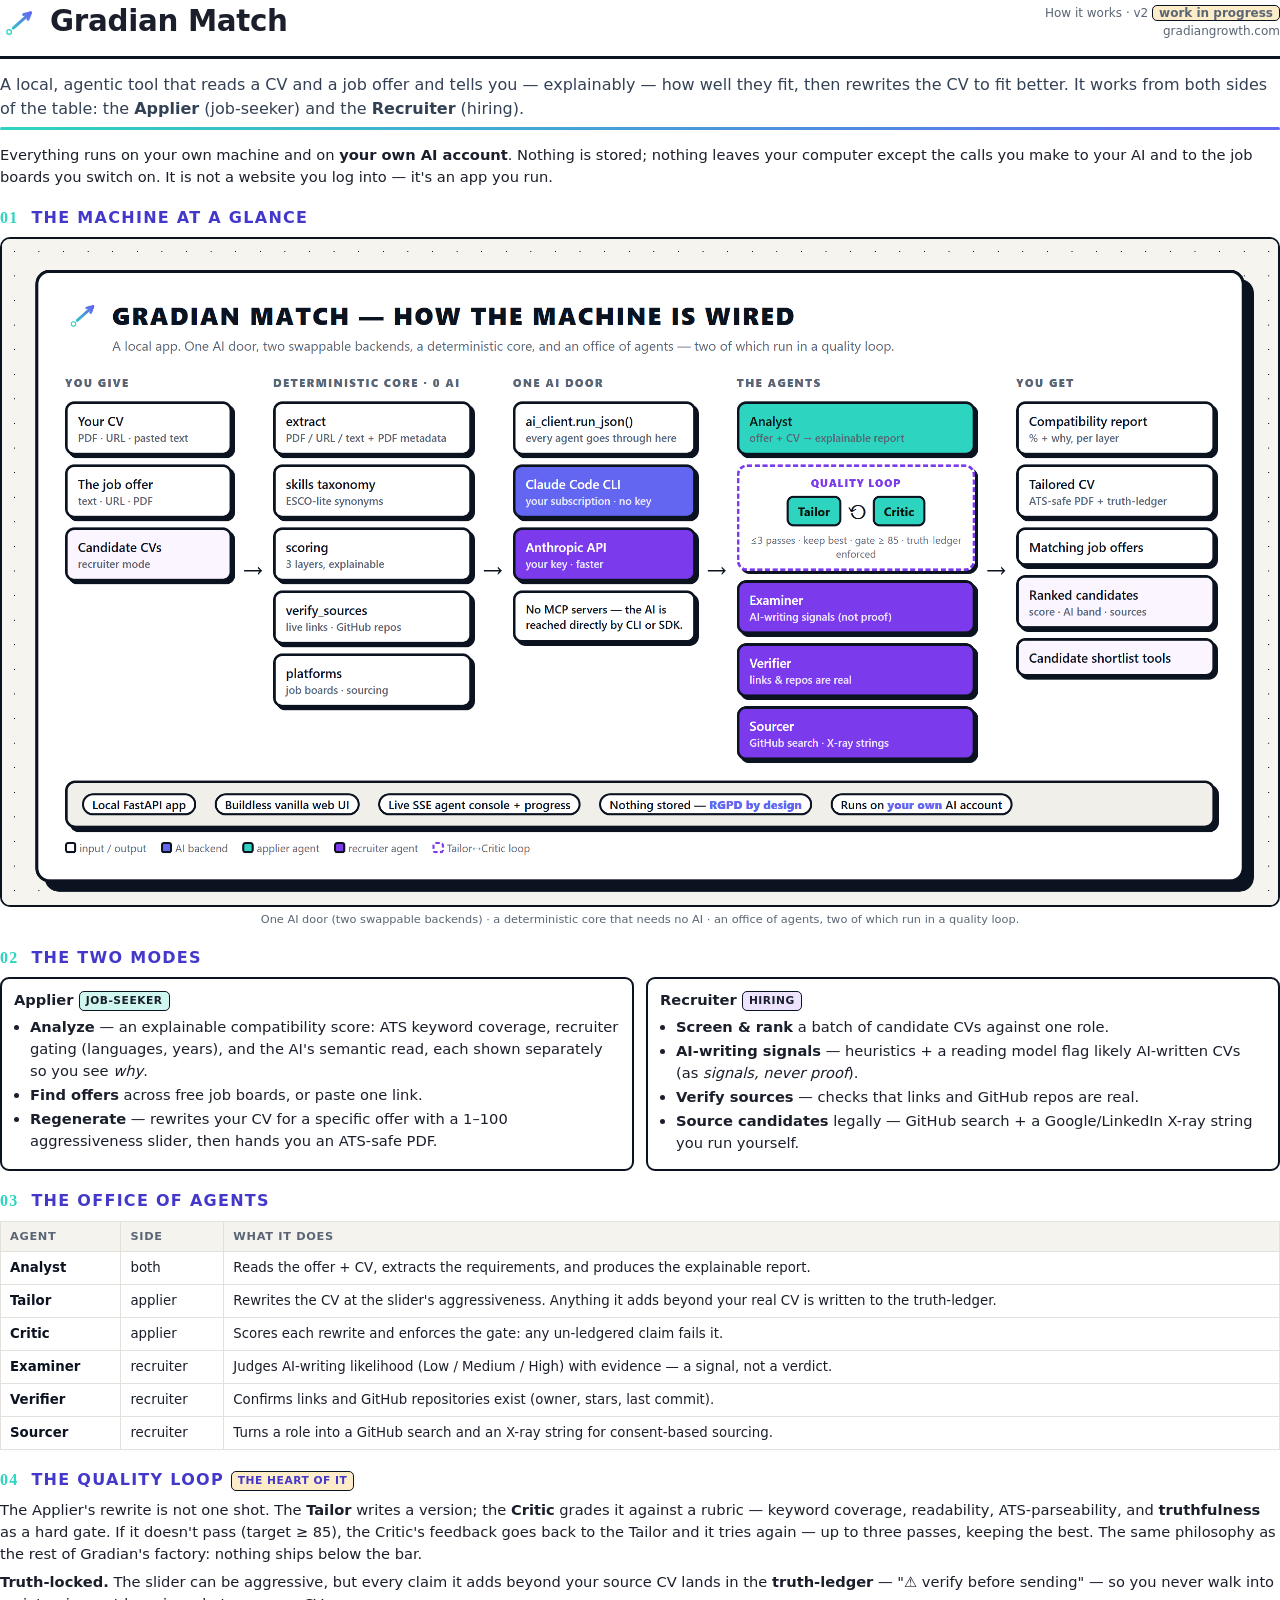
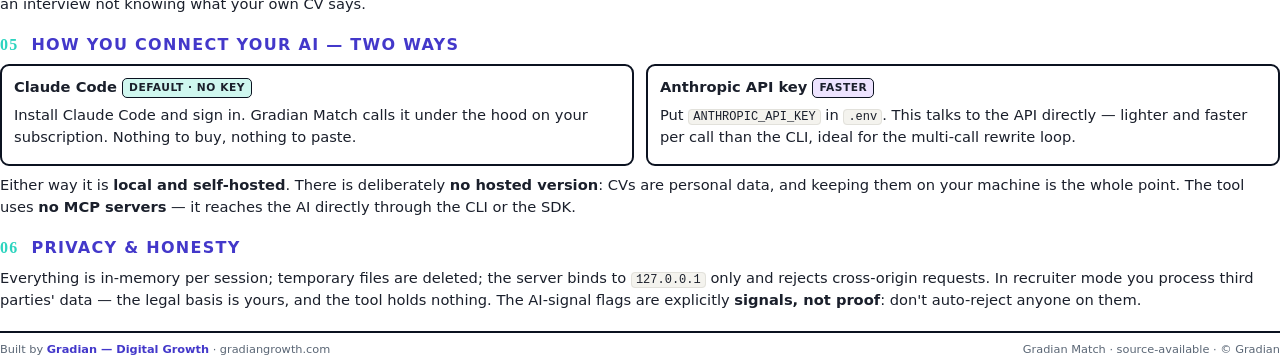
<file: docs/how-it-works.html>
<!doctype html><html lang="en"><head><meta charset="utf-8"><style>
  :root{--ink:#0B1220;--indigo:#4338CA;--indigob:#6366F1;--teal:#0F766E;--tealb:#2DD4BF;--violet:#7C3AED;--amber:#B45309;--muted:#5A6675;--line:#E2E1DB}
  @page{size:A4;margin:15mm 16mm}
  *{box-sizing:border-box;margin:0}
  body{font-family:"Segoe UI",system-ui,Arial,sans-serif;color:#1a1f2b;font-size:11pt;line-height:1.5;-webkit-print-color-adjust:exact;print-color-adjust:exact}
  .head{display:flex;align-items:center;gap:12px;border-bottom:3px solid var(--ink);padding-bottom:12px}
  .head svg{width:38px;height:38px}
  .head h1{font-size:22pt;letter-spacing:-.01em}
  .head .k{margin-left:auto;font-size:9pt;color:var(--muted);text-align:right}
  .lead{font-size:12pt;color:#334155;margin:14px 0 4px}
  .rule{height:3px;background:linear-gradient(90deg,var(--tealb),var(--indigob));border-radius:2px;margin:6px 0 14px}
  h2{font-size:12pt;text-transform:uppercase;letter-spacing:.08em;color:var(--indigo);margin:18px 0 7px}
  h2 .n{font-family:"Segoe UI";color:var(--tealb);margin-right:6px}
  p{margin:6px 0}
  .diagram{width:100%;border:2.5px solid var(--ink);border-radius:10px;margin:6px 0 4px;display:block}
  .cap{font-size:8.5pt;color:var(--muted);text-align:center;margin-bottom:6px}
  table{width:100%;border-collapse:collapse;margin:8px 0;font-size:10pt}
  th,td{border:1.5px solid var(--line);padding:6px 9px;text-align:left;vertical-align:top}
  th{background:#F4F3EE;text-transform:uppercase;font-size:8.5pt;letter-spacing:.06em;color:var(--muted)}
  td b{color:var(--ink)}
  .two{display:grid;grid-template-columns:1fr 1fr;gap:12px;margin-top:6px}
  .card{border:2px solid var(--ink);border-radius:9px;padding:10px 12px}
  .card h3{font-size:11pt;margin-bottom:3px}
  .pill{display:inline-block;font-size:8pt;font-weight:700;text-transform:uppercase;letter-spacing:.05em;border:1.5px solid var(--ink);border-radius:5px;padding:1px 6px;vertical-align:1px}
  .teal{background:#CFF7EF}.viol{background:#EDE3FF}.amber{background:#FDECC8}
  ul{margin:5px 0 5px 16px;padding:0}li{margin:2px 0}
  .foot{border-top:2px solid var(--ink);margin-top:20px;padding-top:8px;font-size:8.5pt;color:var(--muted);display:flex;justify-content:space-between}
  .foot b{color:var(--indigo)}
  code{font-family:"Consolas",monospace;font-size:9pt;background:#F4F3EE;border:1px solid var(--line);border-radius:4px;padding:0 4px}
  .wip{background:#FDECC8;border:1.5px solid var(--ink);border-radius:5px;padding:0 6px;font-weight:700}
</style></head><body>
  <div class="head">
    <svg viewBox="0 0 100 100"><defs><linearGradient id="g" gradientUnits="userSpaceOnUse" x1="24" y1="76" x2="80" y2="26"><stop offset="0" stop-color="#2DD4BF"/><stop offset="1" stop-color="#6366F1"/></linearGradient></defs><circle cx="24" cy="76" r="6.2" fill="none" stroke="url(#g)" stroke-width="3.4"/><g fill="none" stroke="url(#g)" stroke-width="8" stroke-linecap="round" stroke-linejoin="round"><line x1="35" y1="66" x2="80" y2="26"/><path d="M62.5 30.3 L80 26 L73.7 42.9"/></g></svg>
    <h1>Gradian Match</h1>
    <div class="k">How it works · v2 <span class="wip">work in progress</span><br>gradiangrowth.com</div>
  </div>

  <p class="lead">A local, agentic tool that reads a CV and a job offer and tells you — explainably — how well they fit, then rewrites the CV to fit better. It works from both sides of the table: the <b>Applier</b> (job-seeker) and the <b>Recruiter</b> (hiring).</p>
  <div class="rule"></div>
  <p>Everything runs on your own machine and on <b>your own AI account</b>. Nothing is stored; nothing leaves your computer except the calls you make to your AI and to the job boards you switch on. It is not a website you log into — it's an app you run.</p>

  <h2><span class="n">01</span> The machine at a glance</h2>
  <img class="diagram" src="system-map.png" alt="Gradian Match system map">
  <div class="cap">One AI door (two swappable backends) · a deterministic core that needs no AI · an office of agents, two of which run in a quality loop.</div>

  <h2><span class="n">02</span> The two modes</h2>
  <div class="two">
    <div class="card"><h3>Applier <span class="pill teal">job-seeker</span></h3>
      <ul><li><b>Analyze</b> — an explainable compatibility score: ATS keyword coverage, recruiter gating (languages, years), and the AI's semantic read, each shown separately so you see <i>why</i>.</li>
      <li><b>Find offers</b> across free job boards, or paste one link.</li>
      <li><b>Regenerate</b> — rewrites your CV for a specific offer with a 1–100 aggressiveness slider, then hands you an ATS-safe PDF.</li></ul></div>
    <div class="card"><h3>Recruiter <span class="pill viol">hiring</span></h3>
      <ul><li><b>Screen &amp; rank</b> a batch of candidate CVs against one role.</li>
      <li><b>AI-writing signals</b> — heuristics + a reading model flag likely AI-written CVs (as <i>signals, never proof</i>).</li>
      <li><b>Verify sources</b> — checks that links and GitHub repos are real.</li>
      <li><b>Source candidates</b> legally — GitHub search + a Google/LinkedIn X-ray string you run yourself.</li></ul></div>
  </div>

  <h2><span class="n">03</span> The office of agents</h2>
  <table>
    <tr><th>Agent</th><th>Side</th><th>What it does</th></tr>
    <tr><td><b>Analyst</b></td><td>both</td><td>Reads the offer + CV, extracts the requirements, and produces the explainable report.</td></tr>
    <tr><td><b>Tailor</b></td><td>applier</td><td>Rewrites the CV at the slider's aggressiveness. Anything it adds beyond your real CV is written to the truth-ledger.</td></tr>
    <tr><td><b>Critic</b></td><td>applier</td><td>Scores each rewrite and enforces the gate: any un-ledgered claim fails it.</td></tr>
    <tr><td><b>Examiner</b></td><td>recruiter</td><td>Judges AI-writing likelihood (Low / Medium / High) with evidence — a signal, not a verdict.</td></tr>
    <tr><td><b>Verifier</b></td><td>recruiter</td><td>Confirms links and GitHub repositories exist (owner, stars, last commit).</td></tr>
    <tr><td><b>Sourcer</b></td><td>recruiter</td><td>Turns a role into a GitHub search and an X-ray string for consent-based sourcing.</td></tr>
  </table>

  <h2><span class="n">04</span> The quality loop <span class="pill amber">the heart of it</span></h2>
  <p>The Applier's rewrite is not one shot. The <b>Tailor</b> writes a version; the <b>Critic</b> grades it against a rubric — keyword coverage, readability, ATS-parseability, and <b>truthfulness</b> as a hard gate. If it doesn't pass (target ≥ 85), the Critic's feedback goes back to the Tailor and it tries again — up to three passes, keeping the best. The same philosophy as the rest of Gradian's factory: nothing ships below the bar.</p>
  <p><b>Truth-locked.</b> The slider can be aggressive, but every claim it adds beyond your source CV lands in the <b>truth-ledger</b> — "⚠ verify before sending" — so you never walk into an interview not knowing what your own CV says.</p>

  <h2><span class="n">05</span> How you connect your AI — two ways</h2>
  <div class="two">
    <div class="card"><h3>Claude Code <span class="pill teal">default · no key</span></h3>
      <p>Install Claude Code and sign in. Gradian Match calls it under the hood on your subscription. Nothing to buy, nothing to paste.</p></div>
    <div class="card"><h3>Anthropic API key <span class="pill viol">faster</span></h3>
      <p>Put <code>ANTHROPIC_API_KEY</code> in <code>.env</code>. This talks to the API directly — lighter and faster per call than the CLI, ideal for the multi-call rewrite loop.</p></div>
  </div>
  <p style="margin-top:8px">Either way it is <b>local and self-hosted</b>. There is deliberately <b>no hosted version</b>: CVs are personal data, and keeping them on your machine is the whole point. The tool uses <b>no MCP servers</b> — it reaches the AI directly through the CLI or the SDK.</p>

  <h2><span class="n">06</span> Privacy &amp; honesty</h2>
  <p>Everything is in-memory per session; temporary files are deleted; the server binds to <code>127.0.0.1</code> only and rejects cross-origin requests. In recruiter mode you process third parties' data — the legal basis is yours, and the tool holds nothing. The AI-signal flags are explicitly <b>signals, not proof</b>: don't auto-reject anyone on them.</p>

  <div class="foot"><span>Built by <b>Gradian — Digital Growth</b> · gradiangrowth.com</span><span>Gradian Match · source-available · © Gradian</span></div>
</body></html>
</file>
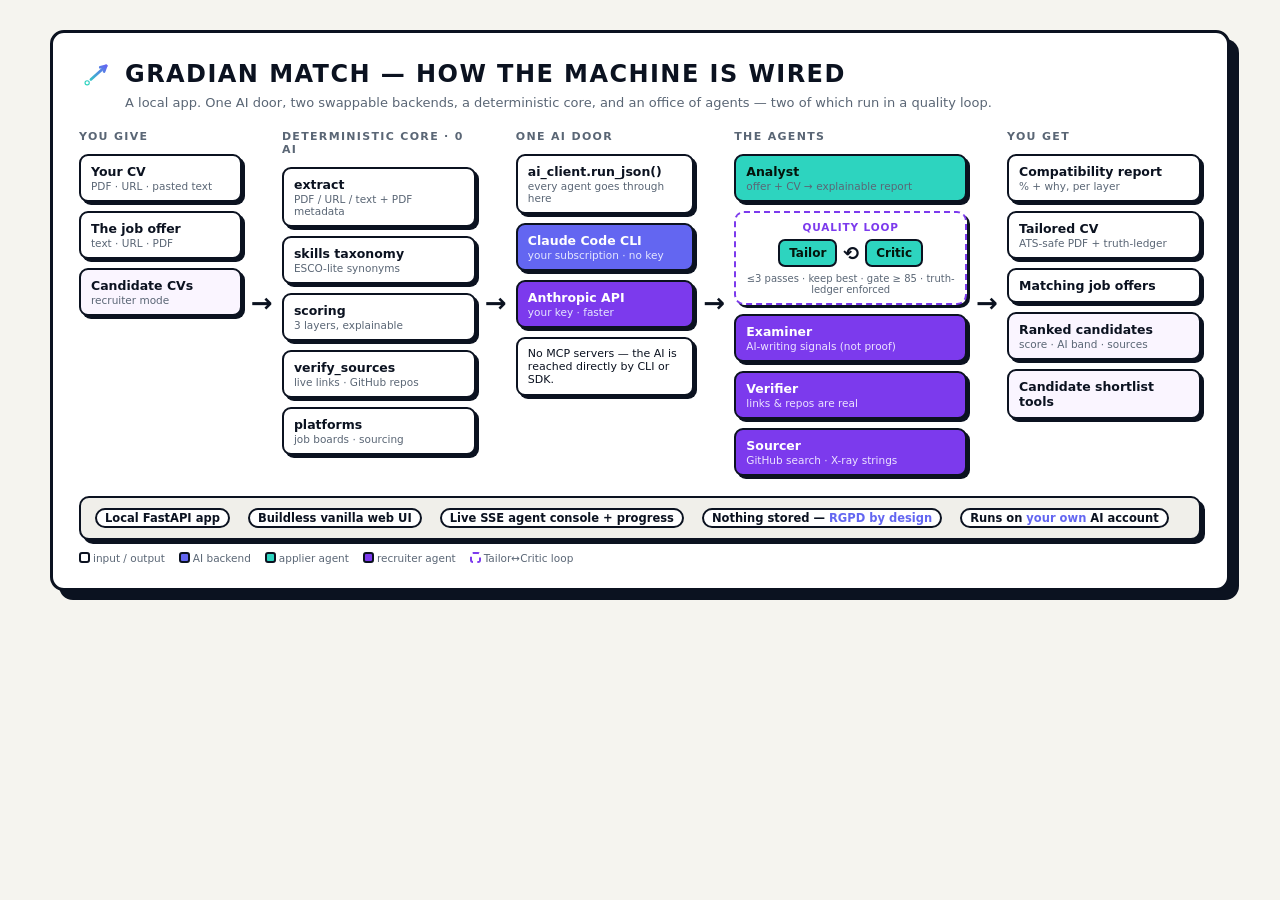
<file: docs/system-map.html>
<!doctype html><html lang="en"><head><meta charset="utf-8"><style>
  :root{--ink:#0B1220;--paper:#F5F4EF;--panel:#fff;--panel2:#F0EFEA;--indigo:#6366F1;--teal:#2DD4BF;--violet:#7C3AED;--amber:#F59E0B;--muted:#5A6675}
  *{box-sizing:border-box;margin:0}
  body{font-family:"Segoe UI",system-ui,Arial,sans-serif;background:var(--paper);color:var(--ink);
    background-image:radial-gradient(var(--ink) .6px,transparent .6px);background-size:24px 24px;padding:30px}
  .wrap{width:1180px;margin:0 auto;background:var(--panel);border:3px solid var(--ink);border-radius:14px;box-shadow:9px 9px 0 var(--ink);padding:24px 26px}
  .brand{display:flex;align-items:center;gap:12px;margin-bottom:4px}
  .brand svg{width:34px;height:34px}
  .brand h1{font-size:24px;letter-spacing:.06em;text-transform:uppercase;font-weight:800}
  .sub{color:var(--muted);font-size:13px;margin:2px 0 20px 46px}
  .flow{display:grid;grid-template-columns:1.05fr 40px 1.25fr 40px 1.15fr 40px 1.5fr 40px 1.25fr;align-items:stretch;gap:0}
  .col{display:flex;flex-direction:column;gap:9px}
  .colhd{font-size:11px;font-weight:800;letter-spacing:.12em;text-transform:uppercase;color:var(--muted);margin-bottom:2px}
  .node{border:2.5px solid var(--ink);border-radius:9px;background:var(--panel2);padding:8px 10px;box-shadow:3px 3px 0 var(--ink);font-size:12.5px;font-weight:600}
  .node small{display:block;font-weight:500;color:var(--muted);font-size:10.5px;margin-top:1px}
  .node.in{background:#fff}
  .node.core{background:#fff}
  .node.ai{background:var(--indigo);color:#fff;box-shadow:3px 3px 0 var(--ink)}
  .node.ai small{color:#e5e7ff}
  .node.agent{background:var(--teal);color:#04140b}
  .node.rec{background:var(--violet);color:#fff}
  .node.rec small{color:#ece3ff}
  .node.out{background:#fff}
  .arrow{display:flex;align-items:center;justify-content:center;font-size:26px;font-weight:900;color:var(--ink)}
  .loop{border:2.5px dashed var(--violet);border-radius:10px;padding:8px;background:#fff;box-shadow:3px 3px 0 var(--ink)}
  .loop .lh{font-size:10.5px;font-weight:800;text-transform:uppercase;letter-spacing:.08em;color:var(--violet);text-align:center;margin-bottom:6px}
  .loop .pair{display:flex;align-items:center;justify-content:center;gap:6px}
  .loop .b{border:2px solid var(--ink);border-radius:7px;background:var(--teal);color:#04140b;padding:5px 9px;font-weight:700;font-size:12px}
  .loop .cyc{font-size:19px;font-weight:900}
  .loop .note{font-size:10px;color:var(--muted);text-align:center;margin-top:6px}
  .band{margin-top:20px;border:2.5px solid var(--ink);border-radius:10px;background:var(--panel2);padding:10px 14px;
    display:flex;gap:18px;flex-wrap:wrap;font-size:11.5px;font-weight:600;box-shadow:4px 4px 0 var(--ink)}
  .band b{color:var(--indigo)}
  .band .tag{border:2px solid var(--ink);border-radius:999px;padding:1px 8px;background:#fff}
  .legend{margin-top:12px;display:flex;gap:14px;flex-wrap:wrap;font-size:10.5px;color:var(--muted);align-items:center}
  .sw{display:inline-block;width:11px;height:11px;border:2px solid var(--ink);border-radius:3px;vertical-align:-1px;margin-right:3px}
</style></head><body>
<div class="wrap">
  <div class="brand">
    <svg viewBox="0 0 100 100"><defs><linearGradient id="g" gradientUnits="userSpaceOnUse" x1="24" y1="76" x2="80" y2="26"><stop offset="0" stop-color="#2DD4BF"/><stop offset="1" stop-color="#6366F1"/></linearGradient></defs><circle cx="24" cy="76" r="6.2" fill="none" stroke="url(#g)" stroke-width="3.4"/><g fill="none" stroke="url(#g)" stroke-width="8" stroke-linecap="round" stroke-linejoin="round"><line x1="35" y1="66" x2="80" y2="26"/><path d="M62.5 30.3 L80 26 L73.7 42.9"/></g></svg>
    <h1>Gradian Match — how the machine is wired</h1>
  </div>
  <div class="sub">A local app. One AI door, two swappable backends, a deterministic core, and an office of agents — two of which run in a quality loop.</div>

  <div class="flow">
    <div class="col">
      <div class="colhd">You give</div>
      <div class="node in">Your CV <small>PDF · URL · pasted text</small></div>
      <div class="node in">The job offer <small>text · URL · PDF</small></div>
      <div class="node in" style="background:#faf5ff">Candidate CVs <small>recruiter mode</small></div>
    </div>
    <div class="arrow">→</div>

    <div class="col">
      <div class="colhd">Deterministic core · 0 AI</div>
      <div class="node core">extract <small>PDF / URL / text + PDF metadata</small></div>
      <div class="node core">skills taxonomy <small>ESCO-lite synonyms</small></div>
      <div class="node core">scoring <small>3 layers, explainable</small></div>
      <div class="node core">verify_sources <small>live links · GitHub repos</small></div>
      <div class="node core">platforms <small>job boards · sourcing</small></div>
    </div>
    <div class="arrow">→</div>

    <div class="col">
      <div class="colhd">One AI door</div>
      <div class="node" style="background:#fff">ai_client.run_json() <small>every agent goes through here</small></div>
      <div class="node ai">Claude Code CLI <small>your subscription · no key</small></div>
      <div class="node ai" style="background:var(--violet)">Anthropic API <small>your key · faster</small></div>
      <div class="node core" style="font-weight:500;font-size:11px">No MCP servers — the AI is reached directly by CLI or SDK.</div>
    </div>
    <div class="arrow">→</div>

    <div class="col">
      <div class="colhd">The agents</div>
      <div class="node agent">Analyst <small>offer + CV → explainable report</small></div>
      <div class="loop">
        <div class="lh">quality loop</div>
        <div class="pair"><span class="b">Tailor</span><span class="cyc">⟲</span><span class="b">Critic</span></div>
        <div class="note">≤3 passes · keep best · gate ≥ 85 · truth-ledger enforced</div>
      </div>
      <div class="node rec">Examiner <small>AI-writing signals (not proof)</small></div>
      <div class="node rec">Verifier <small>links &amp; repos are real</small></div>
      <div class="node rec">Sourcer <small>GitHub search · X-ray strings</small></div>
    </div>
    <div class="arrow">→</div>

    <div class="col">
      <div class="colhd">You get</div>
      <div class="node out">Compatibility report <small>% + why, per layer</small></div>
      <div class="node out">Tailored CV <small>ATS-safe PDF + truth-ledger</small></div>
      <div class="node out">Matching job offers</div>
      <div class="node out" style="background:#faf5ff">Ranked candidates <small>score · AI band · sources</small></div>
      <div class="node out" style="background:#faf5ff">Candidate shortlist tools</div>
    </div>
  </div>

  <div class="band">
    <span class="tag">Local FastAPI app</span>
    <span class="tag">Buildless vanilla web UI</span>
    <span class="tag">Live SSE agent console + progress</span>
    <span class="tag">Nothing stored — <b>RGPD by design</b></span>
    <span class="tag">Runs on <b>your own</b> AI account</span>
  </div>
  <div class="legend">
    <span><span class="sw" style="background:#fff"></span>input / output</span>
    <span><span class="sw" style="background:var(--indigo)"></span>AI backend</span>
    <span><span class="sw" style="background:var(--teal)"></span>applier agent</span>
    <span><span class="sw" style="background:var(--violet)"></span>recruiter agent</span>
    <span><span class="sw" style="border-style:dashed;border-color:var(--violet);background:#fff"></span>Tailor↔Critic loop</span>
  </div>
</div>
</body></html>
</file>
